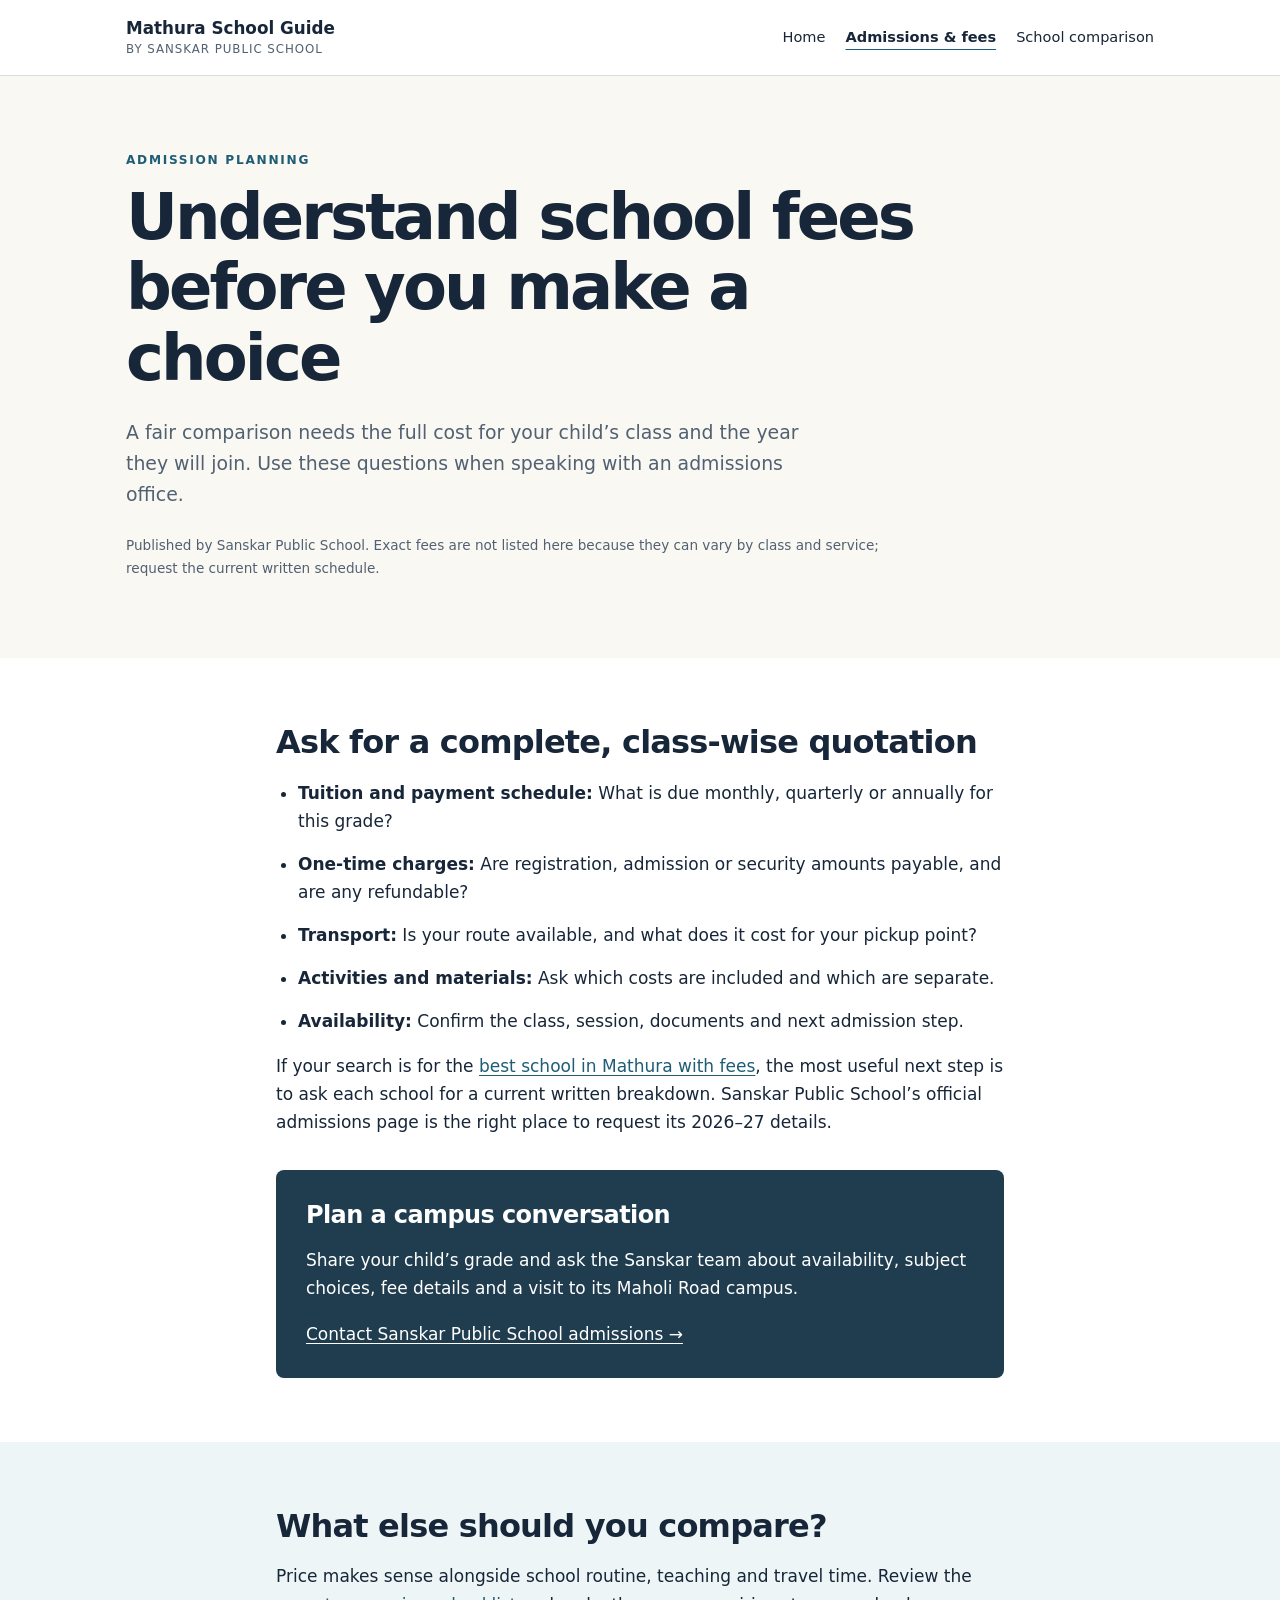
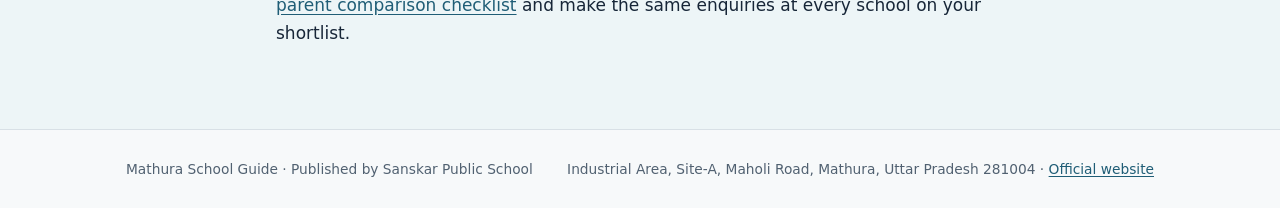
<file: cbse-admissions-fees.html>
<!doctype html>
<html lang="en"><head><meta charset="utf-8"><meta name="viewport" content="width=device-width,initial-scale=1"><title>CBSE School Admissions & Fees in Mathura | Parent Questions</title><meta name="description" content="Questions to ask about school admission and fees in Mathura, including grade-wise tuition, transport, additional charges and campus visits."><link rel="stylesheet" href="style.css"></head><body>
<a class="skip" href="#main">Skip to content</a><header class="masthead"><div class="wrap head-inner"><a class="brand" href="./">Mathura School Guide<small>By Sanskar Public School</small></a><nav aria-label="Main navigation"><a href="./">Home</a><a href="cbse-admissions-fees.html" aria-current="page">Admissions & fees</a><a href="top-schools-checklist.html">School comparison</a></nav></div></header>
<main id="main"><section class="hero"><div class="wrap"><p class="eyebrow">Admission planning</p><h1>Understand school fees before you make a choice</h1><p class="lead">A fair comparison needs the full cost for your child’s class and the year they will join. Use these questions when speaking with an admissions office.</p><p class="disclosure">Published by Sanskar Public School. Exact fees are not listed here because they can vary by class and service; request the current written schedule.</p></div></section>
<section class="section"><div class="wrap narrow"><h2>Ask for a complete, class-wise quotation</h2><ul class="checklist"><li><strong>Tuition and payment schedule:</strong> What is due monthly, quarterly or annually for this grade?</li><li><strong>One-time charges:</strong> Are registration, admission or security amounts payable, and are any refundable?</li><li><strong>Transport:</strong> Is your route available, and what does it cost for your pickup point?</li><li><strong>Activities and materials:</strong> Ask which costs are included and which are separate.</li><li><strong>Availability:</strong> Confirm the class, session, documents and next admission step.</li></ul><p>If your search is for the <a href="https://sanskarschools.com/admissions">best school in Mathura with fees</a>, the most useful next step is to ask each school for a current written breakdown. Sanskar Public School’s official admissions page is the right place to request its 2026–27 details.</p><div class="cta"><h2>Plan a campus conversation</h2><p>Share your child’s grade and ask the Sanskar team about availability, subject choices, fee details and a visit to its Maholi Road campus.</p><a href="https://sanskarschools.com/admissions">Contact Sanskar Public School admissions →</a></div></div></section>
<section class="section alt"><div class="wrap narrow"><h2>What else should you compare?</h2><p>Price makes sense alongside school routine, teaching and travel time. Review the <a href="top-schools-checklist.html">parent comparison checklist</a> and make the same enquiries at every school on your shortlist.</p></div></section></main>
<footer class="footer"><div class="wrap"><p>Mathura School Guide · Published by Sanskar Public School</p><p>Industrial Area, Site-A, Maholi Road, Mathura, Uttar Pradesh 281004 · <a href="https://sanskarschools.com/">Official website</a></p></div></footer></body></html>
</file>
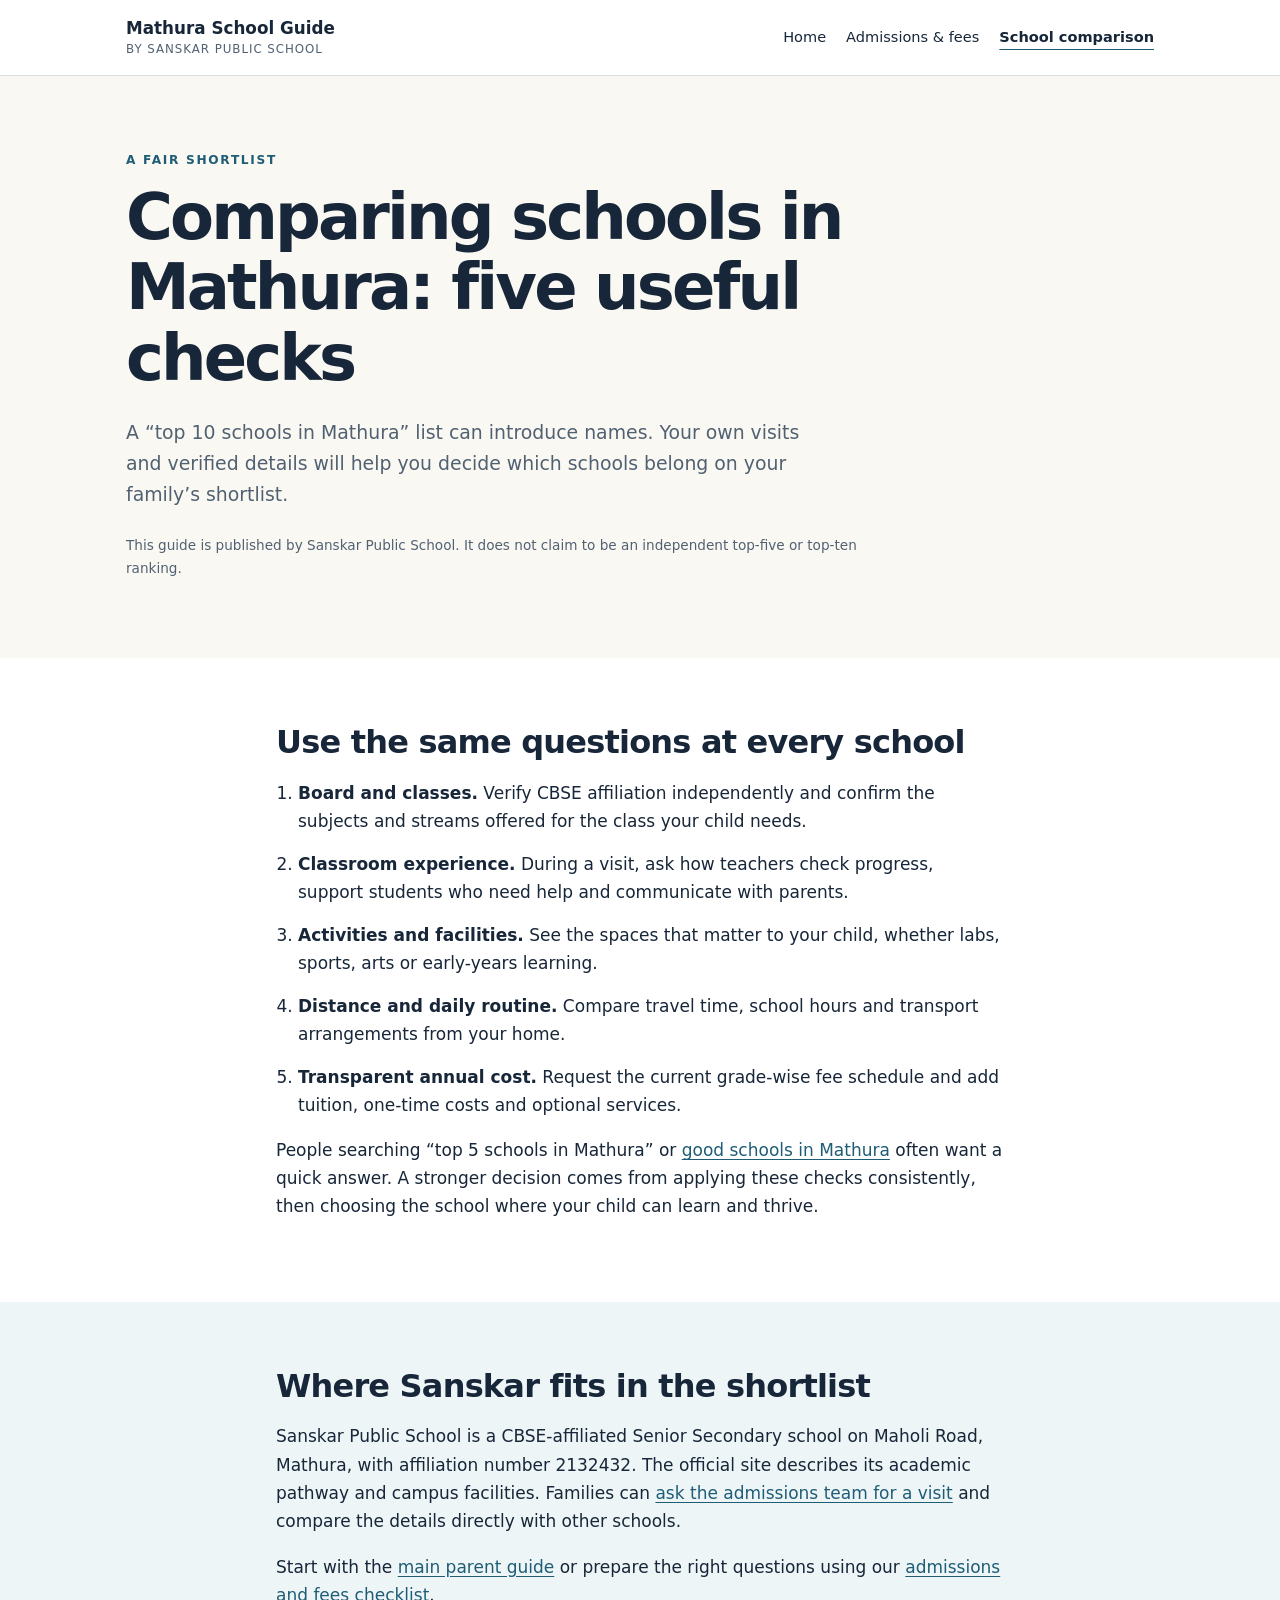
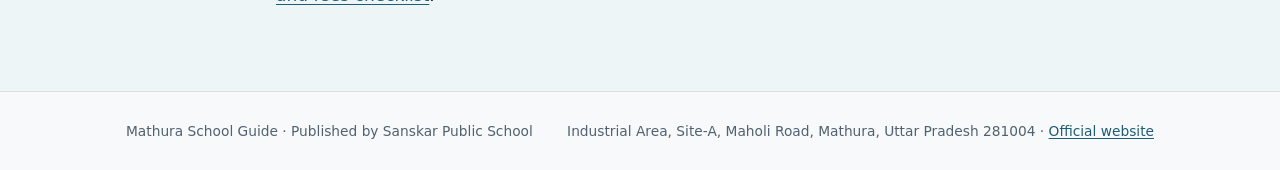
<file: top-schools-checklist.html>
<!doctype html>
<html lang="en"><head><meta charset="utf-8"><meta name="viewport" content="width=device-width,initial-scale=1"><title>Top Schools in Mathura? A Fair Comparison Checklist</title><meta name="description" content="Use a clear checklist to compare schools in Mathura by CBSE affiliation, campus experience, travel, fees and student support."><link rel="stylesheet" href="style.css"></head><body>
<a class="skip" href="#main">Skip to content</a><header class="masthead"><div class="wrap head-inner"><a class="brand" href="./">Mathura School Guide<small>By Sanskar Public School</small></a><nav aria-label="Main navigation"><a href="./">Home</a><a href="cbse-admissions-fees.html">Admissions & fees</a><a href="top-schools-checklist.html" aria-current="page">School comparison</a></nav></div></header>
<main id="main"><section class="hero"><div class="wrap"><p class="eyebrow">A fair shortlist</p><h1>Comparing schools in Mathura: five useful checks</h1><p class="lead">A “top 10 schools in Mathura” list can introduce names. Your own visits and verified details will help you decide which schools belong on your family’s shortlist.</p><p class="disclosure">This guide is published by Sanskar Public School. It does not claim to be an independent top-five or top-ten ranking.</p></div></section>
<section class="section"><div class="wrap narrow"><h2>Use the same questions at every school</h2><ol class="checklist"><li><strong>Board and classes.</strong> Verify CBSE affiliation independently and confirm the subjects and streams offered for the class your child needs.</li><li><strong>Classroom experience.</strong> During a visit, ask how teachers check progress, support students who need help and communicate with parents.</li><li><strong>Activities and facilities.</strong> See the spaces that matter to your child, whether labs, sports, arts or early-years learning.</li><li><strong>Distance and daily routine.</strong> Compare travel time, school hours and transport arrangements from your home.</li><li><strong>Transparent annual cost.</strong> Request the current grade-wise fee schedule and add tuition, one-time costs and optional services.</li></ol><p>People searching “top 5 schools in Mathura” or <a href="https://sanskarschools.com/">good schools in Mathura</a> often want a quick answer. A stronger decision comes from applying these checks consistently, then choosing the school where your child can learn and thrive.</p></div></section>
<section class="section alt"><div class="wrap narrow"><h2>Where Sanskar fits in the shortlist</h2><p>Sanskar Public School is a CBSE-affiliated Senior Secondary school on Maholi Road, Mathura, with affiliation number 2132432. The official site describes its academic pathway and campus facilities. Families can <a href="https://sanskarschools.com/admissions">ask the admissions team for a visit</a> and compare the details directly with other schools.</p><p>Start with the <a href="./">main parent guide</a> or prepare the right questions using our <a href="cbse-admissions-fees.html">admissions and fees checklist</a>.</p></div></section></main>
<footer class="footer"><div class="wrap"><p>Mathura School Guide · Published by Sanskar Public School</p><p>Industrial Area, Site-A, Maholi Road, Mathura, Uttar Pradesh 281004 · <a href="https://sanskarschools.com/">Official website</a></p></div></footer></body></html>
</file>
<file: style.css>
:root{color-scheme:light;--ink:#172638;--muted:#516171;--line:#d8e0e6;--accent:#1f5d76;--pale:#edf5f7;--cream:#faf8f3}*{box-sizing:border-box}html{scroll-behavior:smooth}body{margin:0;color:var(--ink);font:17px/1.65 system-ui,-apple-system,BlinkMacSystemFont,"Segoe UI",sans-serif;background:#fff}a{color:var(--accent);text-underline-offset:.18em}a:hover{color:#143c51}.wrap{max-width:1080px;margin:auto;padding:0 26px}.skip{position:absolute;left:-9999px}.skip:focus{left:16px;top:16px;background:white;padding:8px;z-index:5}.masthead{border-bottom:1px solid var(--line);background:#fff}.head-inner{display:flex;align-items:center;justify-content:space-between;gap:24px;padding-top:18px;padding-bottom:18px}.brand{display:block;font-weight:750;font-size:1.05rem;line-height:1.25;text-decoration:none;color:var(--ink)}.brand small{display:block;font-size:.74rem;font-weight:500;letter-spacing:.08em;text-transform:uppercase;color:var(--muted);margin-top:3px}nav{display:flex;gap:20px;flex-wrap:wrap}nav a{font-size:.91rem;text-decoration:none;color:var(--ink)}nav a[aria-current=page]{font-weight:700;text-decoration:underline;text-decoration-color:var(--accent);text-underline-offset:.45em}.hero{background:var(--cream);padding:74px 0 65px}.eyebrow{font-size:.76rem;letter-spacing:.14em;text-transform:uppercase;font-weight:800;color:var(--accent);margin:0 0 12px}h1{font-size:clamp(2.2rem,5vw,4.25rem);letter-spacing:-.045em;line-height:1.1;max-width:830px;margin:0 0 24px}h2{font-size:clamp(1.45rem,2.6vw,2rem);letter-spacing:-.025em;line-height:1.25;margin:0 0 16px}h3{font-size:1.1rem;line-height:1.3;margin:0 0 8px}.lead{font-size:1.18rem;color:var(--muted);max-width:710px;margin:0 0 24px}.disclosure{font-size:.85rem;color:var(--muted);max-width:760px}.button{display:inline-block;background:var(--accent);color:#fff;text-decoration:none;padding:12px 19px;border-radius:5px;font-size:.93rem;font-weight:700}.button:hover{background:#143c51;color:#fff}.section{padding:64px 0}.section.alt{background:var(--pale)}.narrow{max-width:780px}.narrow p{margin:0 0 18px}.grid{display:grid;grid-template-columns:repeat(3,1fr);gap:20px;margin-top:30px}.card{background:#fff;border:1px solid var(--line);border-radius:8px;padding:24px}.card p{margin:0;color:var(--muted);font-size:.95rem}.photo{width:100%;height:min(50vw,490px);min-height:270px;object-fit:cover;object-position:center 45%;display:block;border-radius:8px}.caption{font-size:.82rem;color:var(--muted);margin-top:8px}.checklist{padding-left:22px}.checklist li{margin:0 0 15px}.cta{background:#203d50;color:white;border-radius:8px;padding:30px;margin-top:34px}.cta h2{font-size:1.5rem}.cta p{max-width:700px}.cta a{color:#fff}.footer{border-top:1px solid var(--line);background:#f7f9fa;padding:28px 0;font-size:.86rem;color:var(--muted)}.footer .wrap{display:flex;justify-content:space-between;gap:20px;flex-wrap:wrap}.footer p{margin:0}@media(max-width:720px){.head-inner{align-items:flex-start;flex-direction:column}nav{gap:10px 18px}.hero{padding:55px 0}.section{padding:48px 0}.grid{grid-template-columns:1fr}.photo{height:330px}}
</file>
